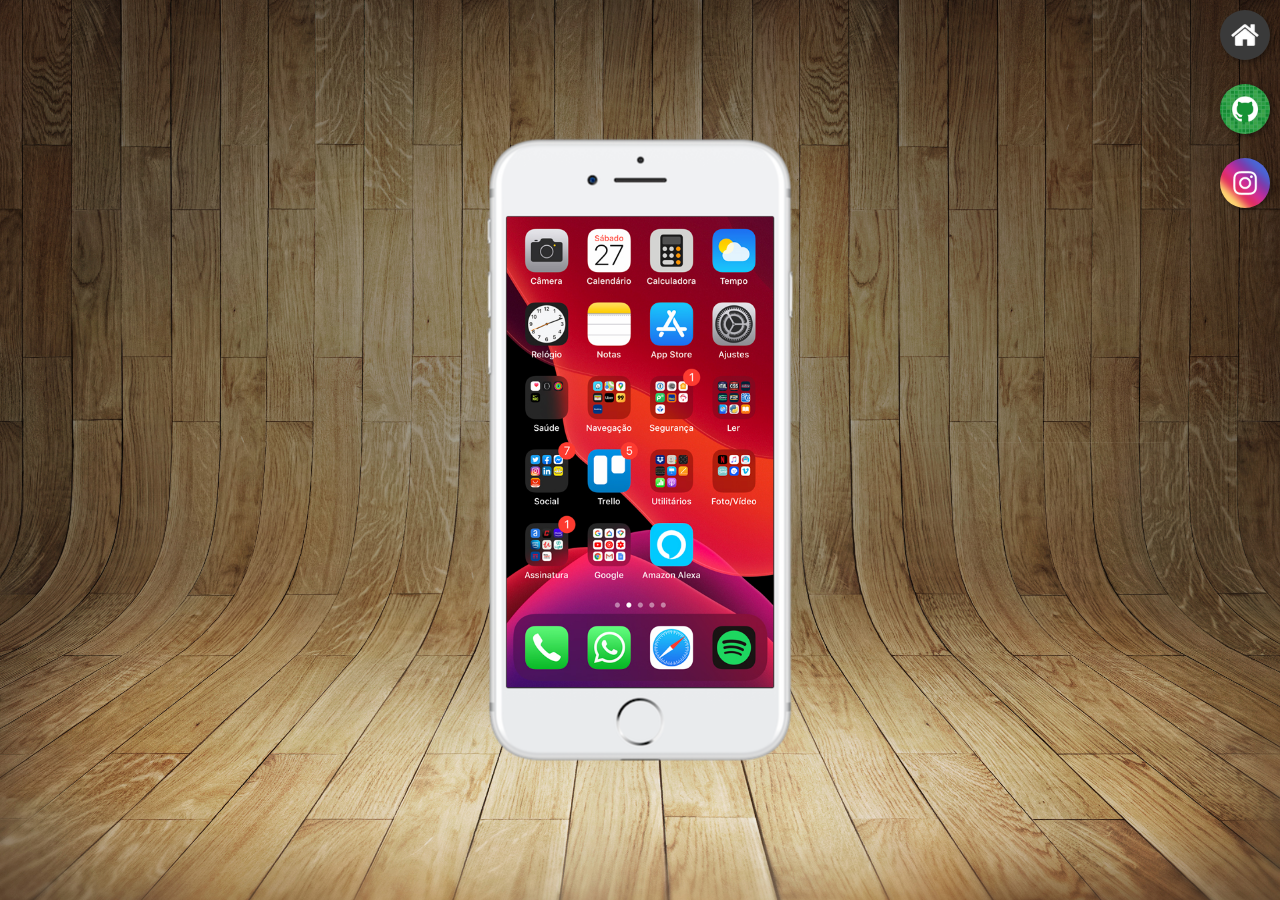
<file: index.html>
<!DOCTYPE html>
<html lang="pt-br">
<head>
    <meta charset="UTF-8">
    <meta name="viewport" content="width=device-width, initial-scale=1.0">
    <link rel="shortcut icon" href="favicon.ico" type="image/x-icon">
    <link rel="stylesheet" href="estilos/style.css">
    <title>Projeto Redes Sociais</title>
</head>
<body>
    <main>
        <section id="celular">
            <iframe name="tela" id="tela" src="home.html" frameborder="0"></iframe>
        </section>
        <section id="sociais">
            <a href="home.html" target="tela"><img src="imagens/logo-home.jpg" alt="Home"></a> <br>
            <a href="github.html" target="tela"><img src="imagens/logo-github.jpg" alt="GitHub"></a> <br>
            <a href="instagram.html" target="tela"><img src="imagens/logo-instagram.jpg" alt="Instagram"></a>
        </section>
    </main>
</body>
</html>
</file>
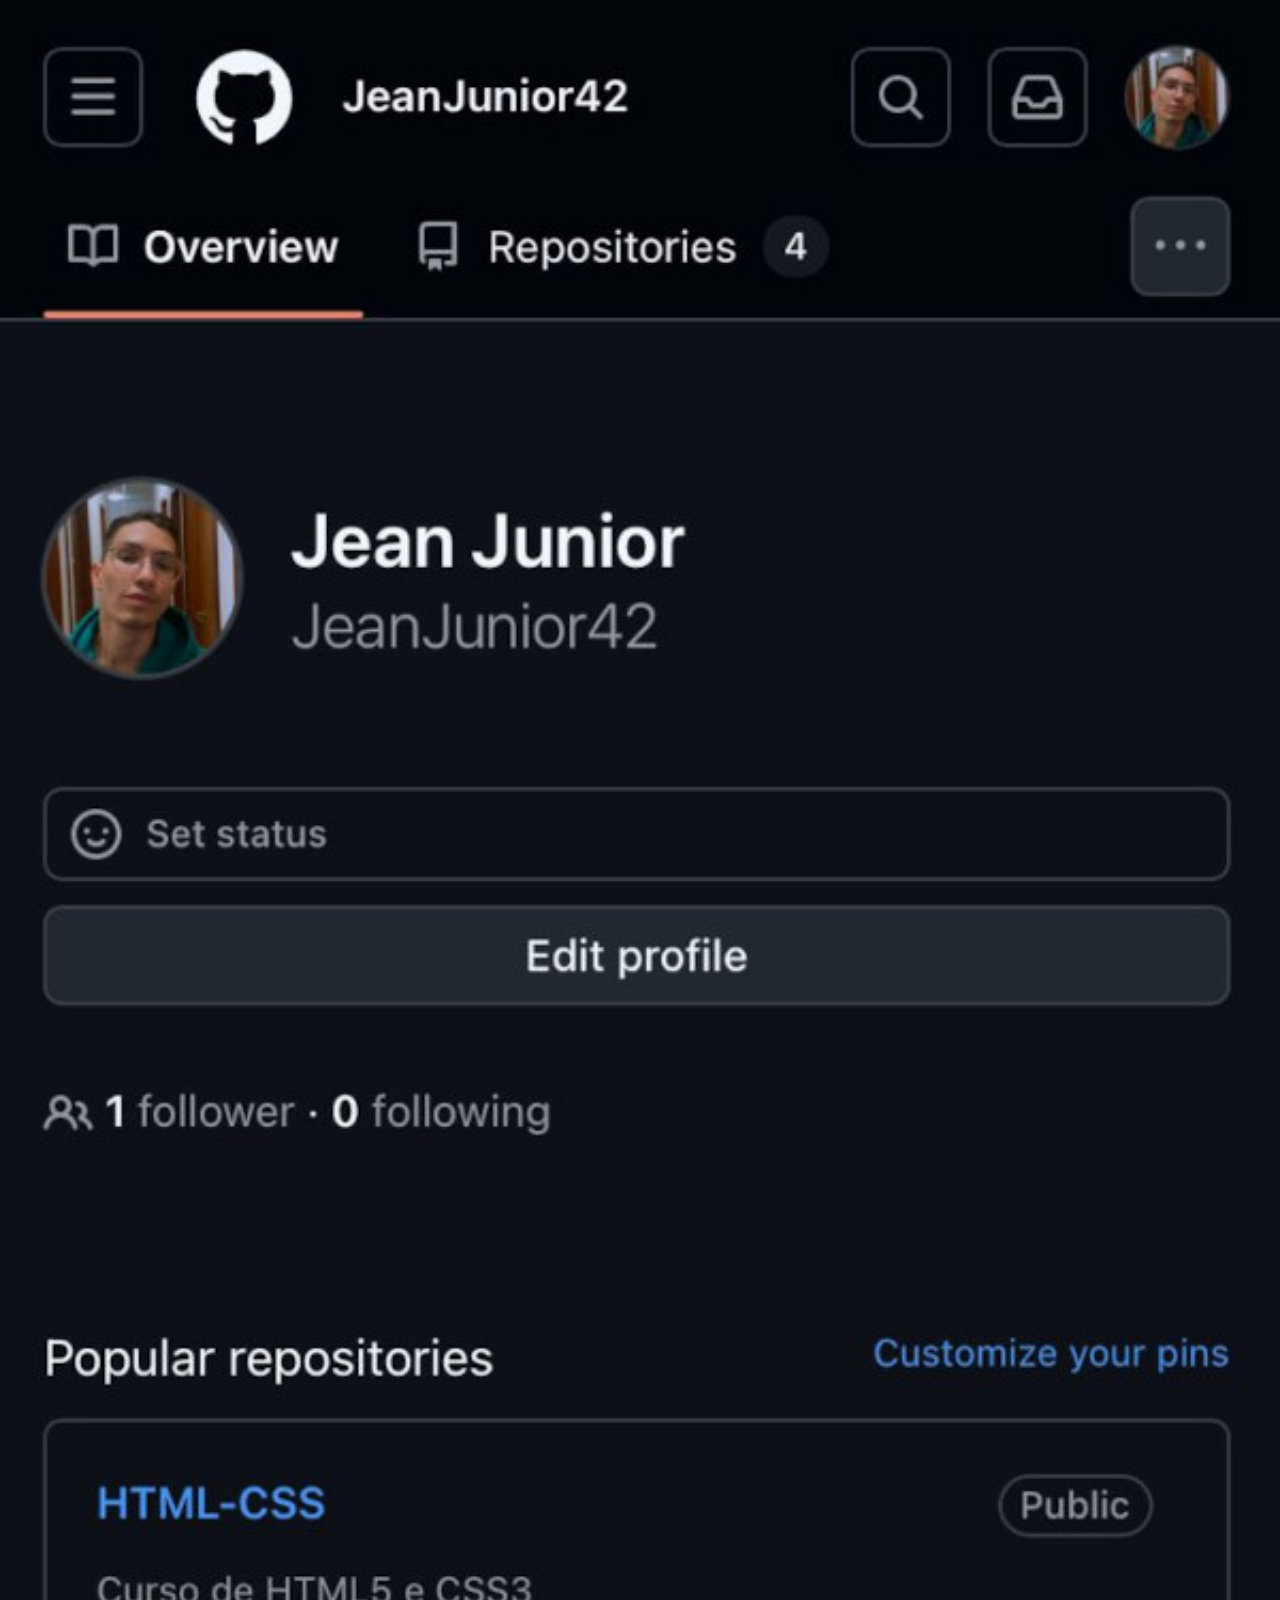
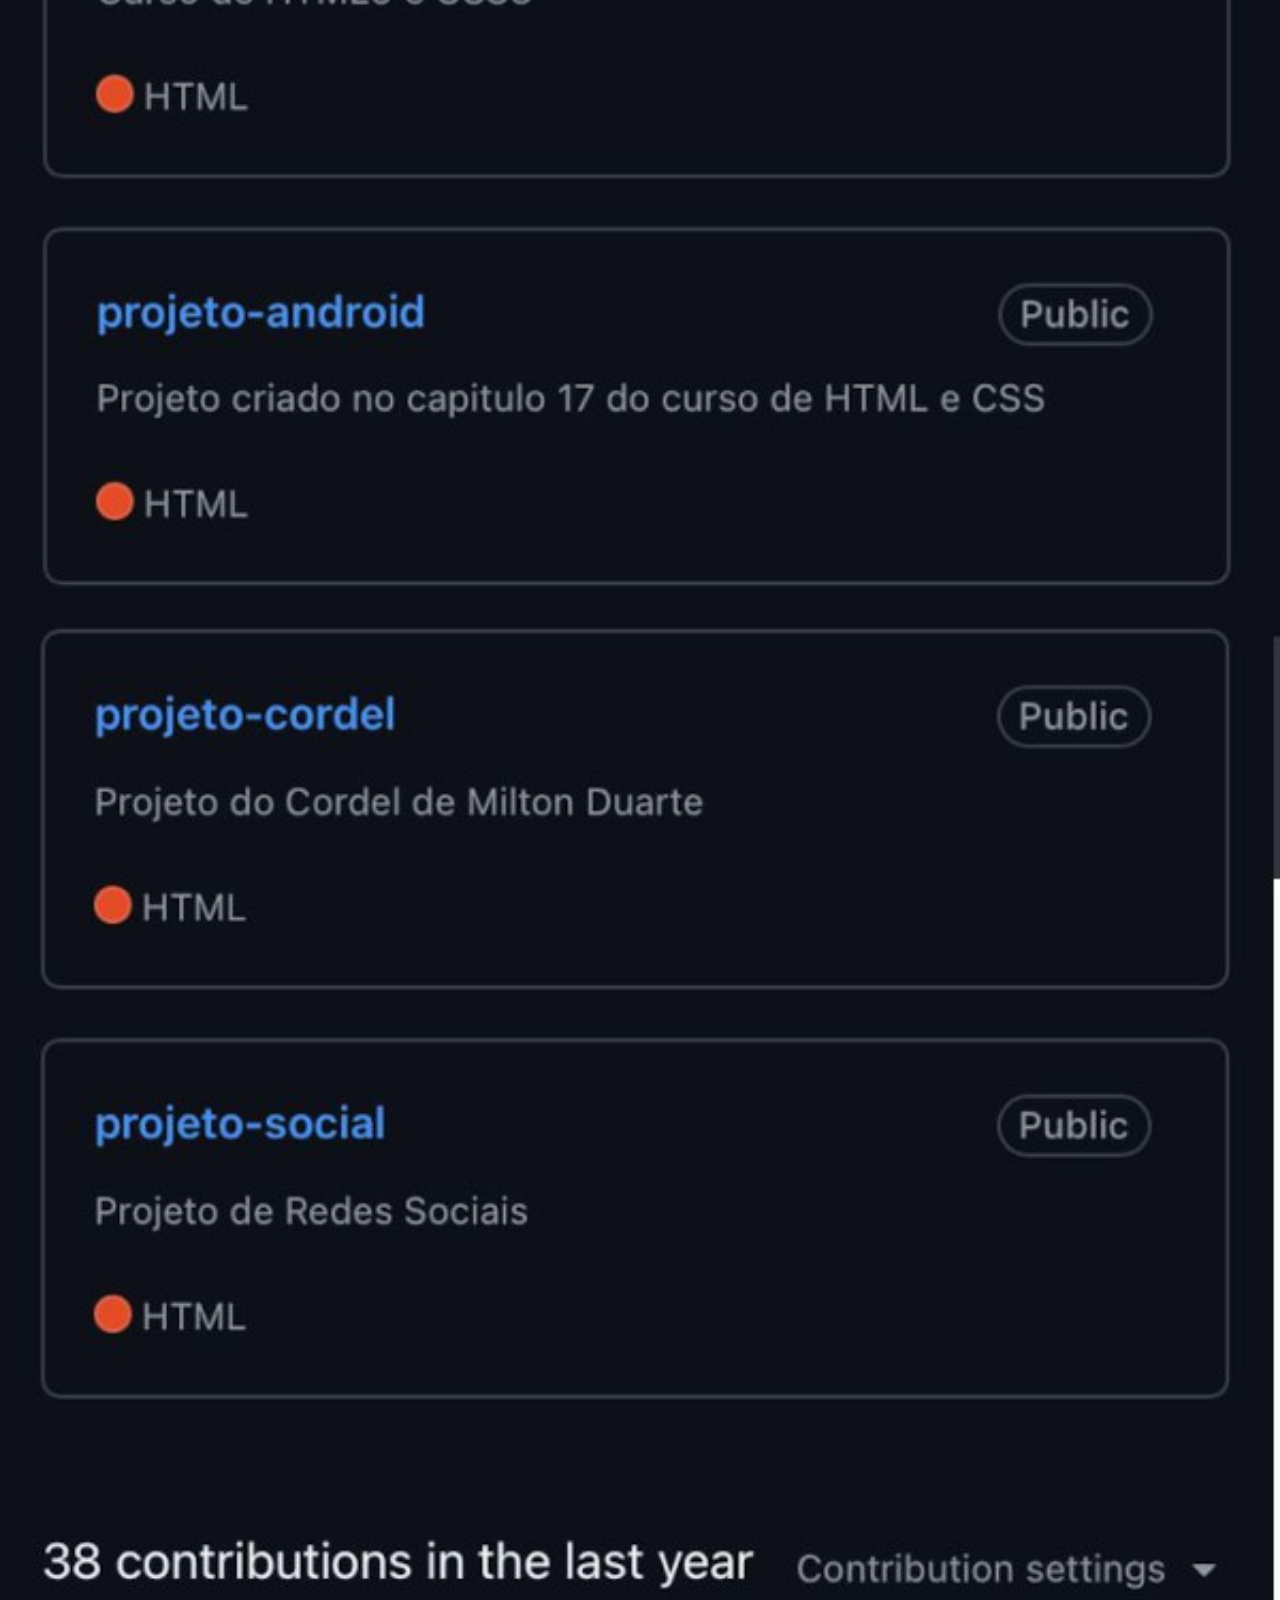
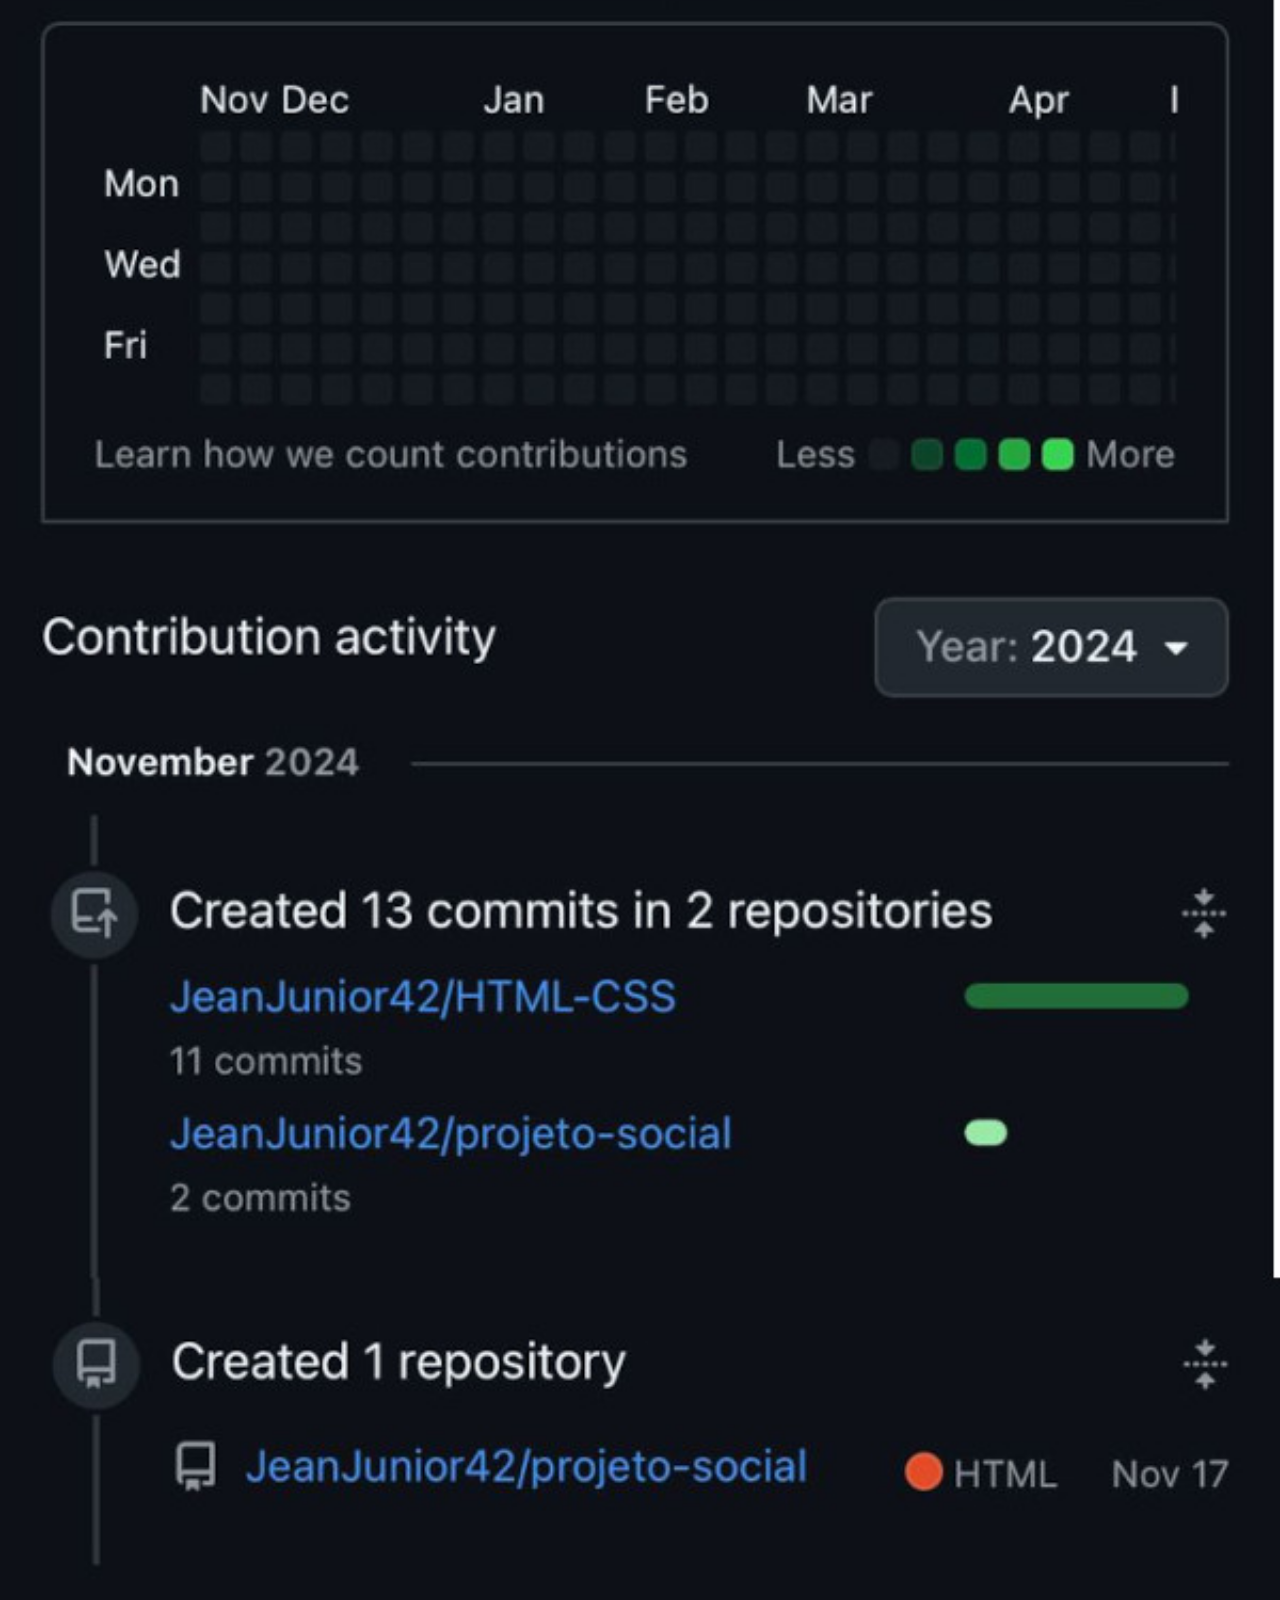
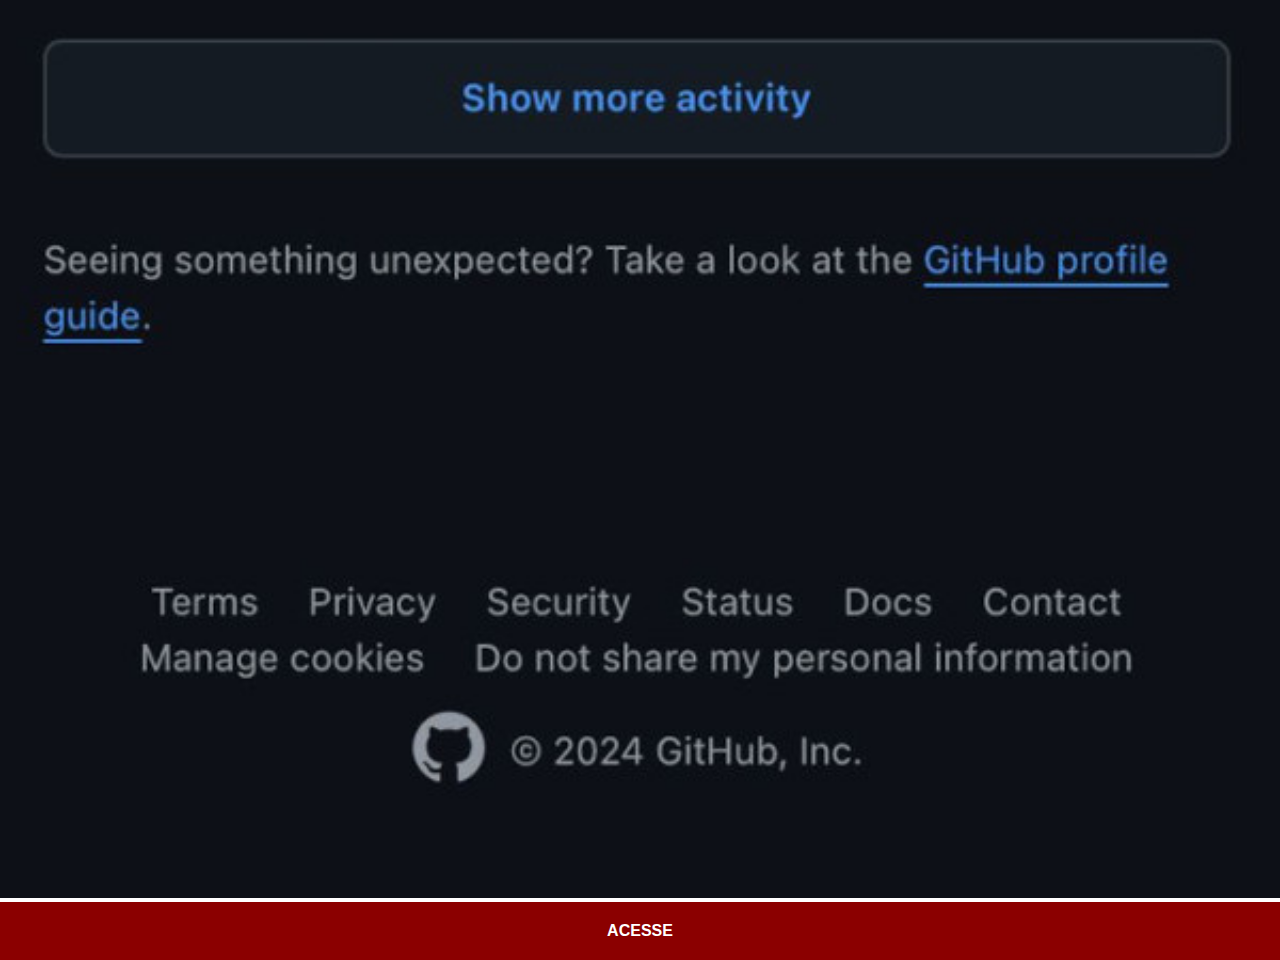
<file: github.html>
<!DOCTYPE html>
<html lang="pt-br">
<head>
    <meta charset="UTF-8">
    <meta name="viewport" content="width=device-width, initial-scale=1.0">
    <title>GitHub</title>
    <link rel="stylesheet" href="estilos/social.css">
</head>
<body>
    <img src="imagens/github-01.jpg" alt="GitHub">
    <a href="https://github.com/JeanJunior42" target="_blank">ACESSE</a>
</body>
</html>
</file>
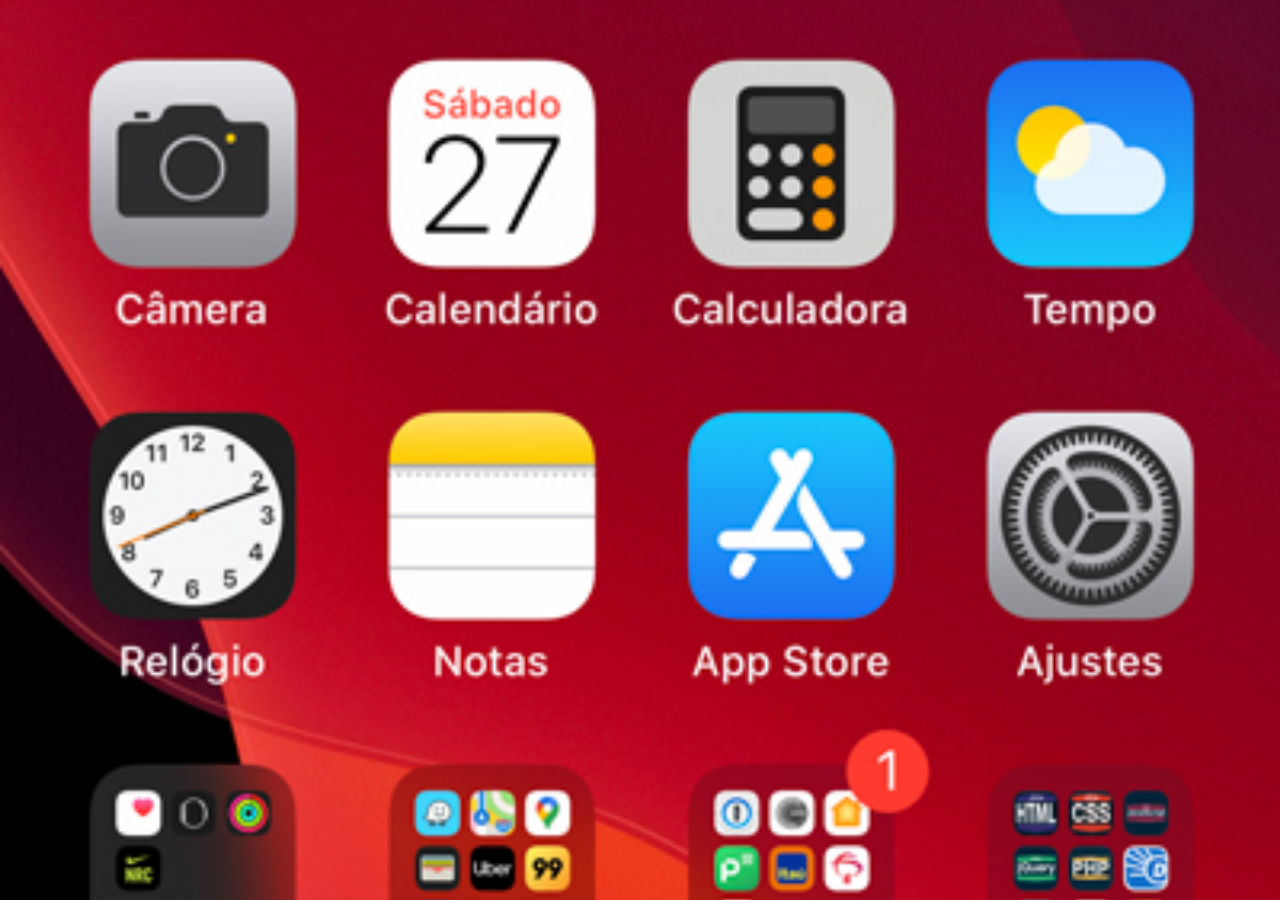
<file: home.html>
<!DOCTYPE html>
<html lang="pt-br">
<head>
    <meta charset="UTF-8">
    <meta name="viewport" content="width=device-width, initial-scale=1.0">
    <title>Home</title>
    <style>
        *{
            margin: 0px;
            padding: 0px;
        }

        body{
            height: 100vh;
            width: 100vw;
            background: black url(imagens/tela-home.jpg) no-repeat top center;
            background-size: cover;
        }
    </style>
</head>
<body>
    
</body>
</html>
</file>
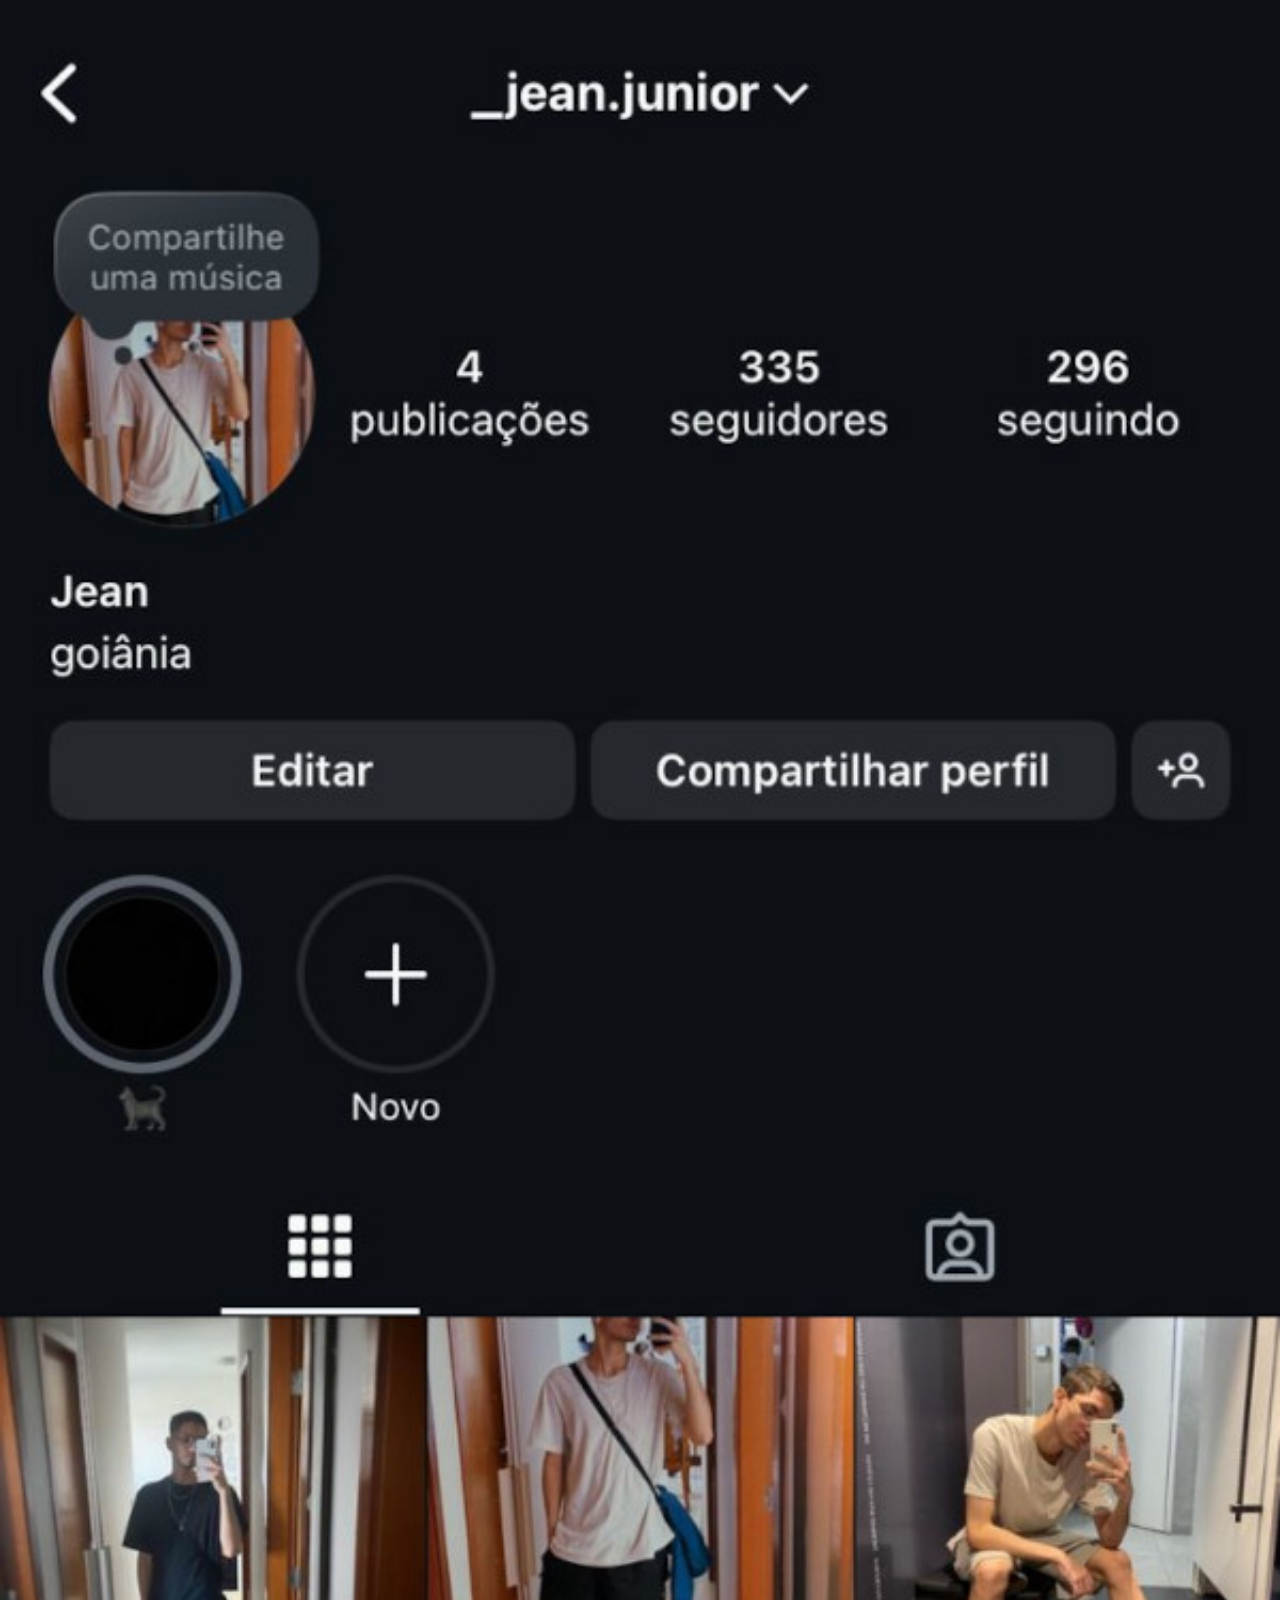
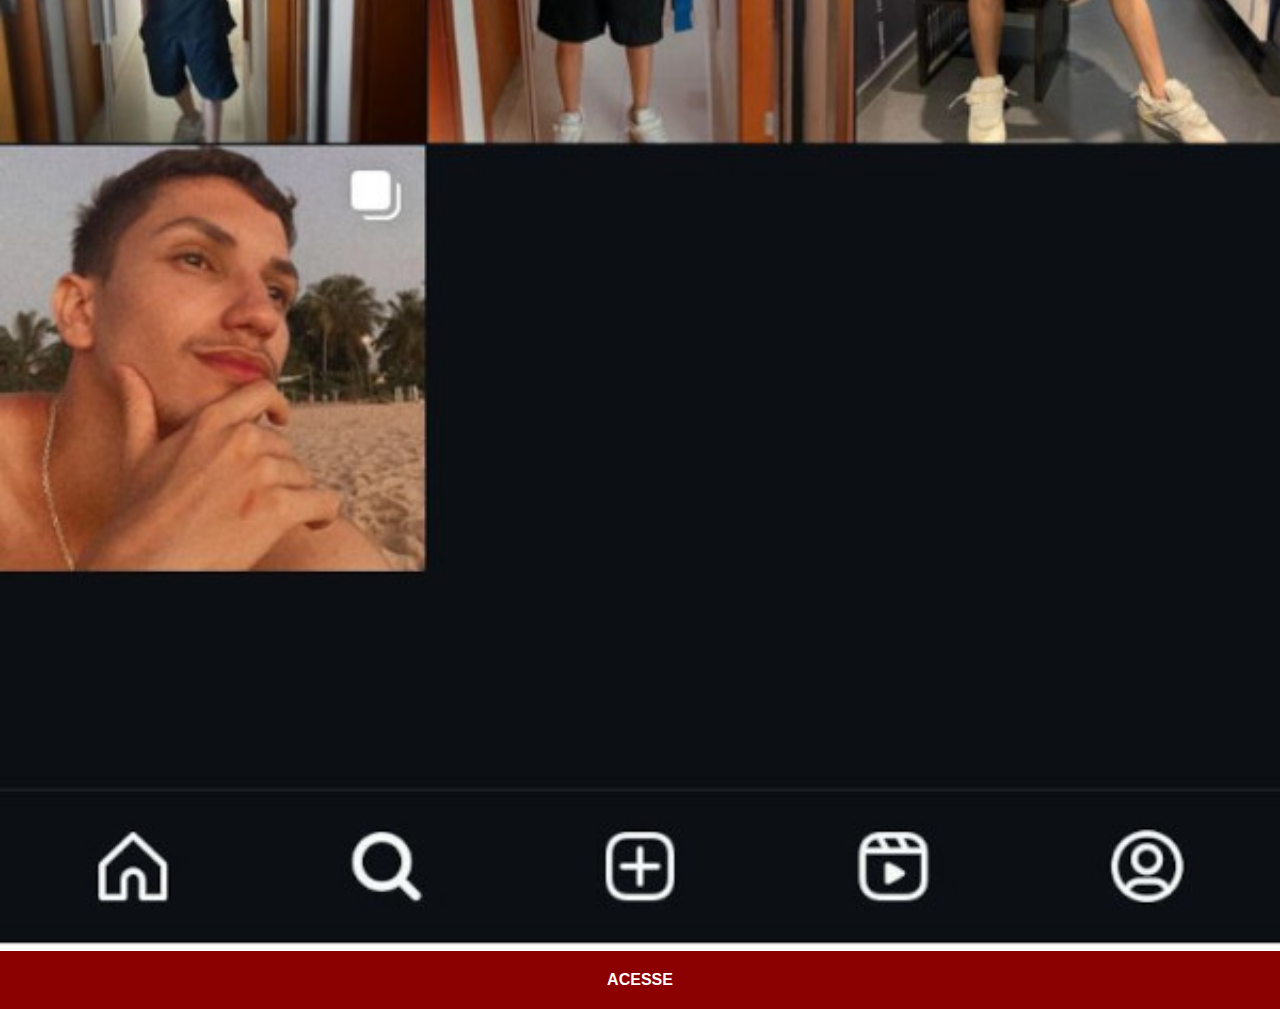
<file: instagram.html>
<!DOCTYPE html>
<html lang="pt-br">
<head>
    <meta charset="UTF-8">
    <meta name="viewport" content="width=device-width, initial-scale=1.0">
    <title>Instagram</title>
    <link rel="stylesheet" href="estilos/social.css">
</head>
<body>
    <img src="imagens/Imagem-ig.jpg" alt="Instagram">
    <a href="https://www.instagram.com/_jean.junior/" target="_blank">ACESSE</a>
</body>
</html>
</file>
<file: estilos/style.css>
@charset "UTF-8";

*{
    margin: 0px;
    padding: 0px;
}

html, body{
    height: 100vh;
    width: 100vw;
    background-color: black;
}

body{
    background: url(../imagens/fundo-madeira.jpg) no-repeat top center fixed;
    background-size: cover;
}

main{
    position: relative;

    height: 100vh;
}

#celular{
    position: absolute;
    top: 50%;
    left: 50%;
    transform: translate(-50%, -50%);

    height: 627px;
    width: 311px;
    background-color: lightgreen;
    background: url(../imagens/frame-iphone.png) no-repeat;
}

#tela{
    position: relative;
    top: 80px;
    left: 22.3px;
    height: 471px;
    width: 267px;
}

#sociais{
    text-align: right;
}

#sociais img{
    width: 50px;
    margin: 10px;
    border-radius: 50%;
    box-shadow: 2px 2px 5px rgba(0, 0, 0, 0.400);
    box-sizing: border-box;
}

#sociais img:hover{
    border: 2px solid rgba(255, 255, 255, 0.599);
    transform: translate(-3px, -3px);
    box-shadow: 5px 5px 10px rgba(0, 0, 0, 0.6);
    transition: transform .3s, border .3s;
}
</file>
<file: estilos/social.css>
@charset "UFT-8";

*{
    margin: 0px;
    padding: 0px;
    font-family: Arial, Helvetica, sans-serif;
}

::-webkit-scrollbar{
    height: 0px;
    width: 0px;
}

img{
    width: 100vw;
}

a{
    display: block;
    background-color: darkred;
    color: white;
    padding: 20px;
    text-align: center;
    font-weight: bolder;
    text-decoration: none;
}

a:hover{
    background-color: red;
}
</file>
